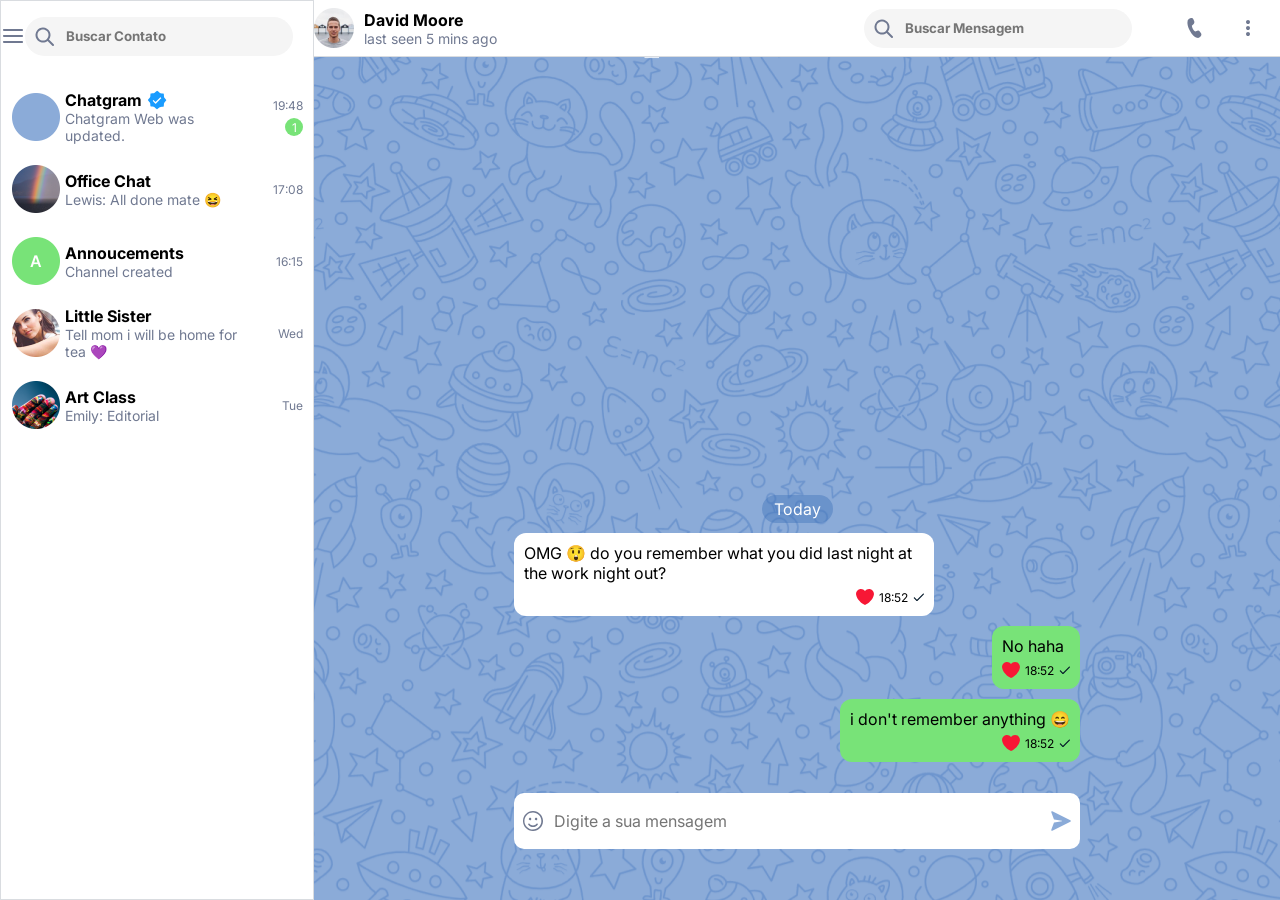
<file: index.html>
<html>
    <head>
        <title>CHAT ONLINE</title>
        <link rel="stylesheet" href="./src/assets/css/ui--kit.css" />
        <link rel="stylesheet" href="./src/assets/css/style.css" />
        <script src="./src/assets/Script/Script.js"></script>
    </head>

    <body>

        <div class="flex flex--direction--row container">
            <div class="flex flex--direction--column flex--1 left--bar">
                
                <div class="flex flex--direction--row menu">
                    <div class="flex justify--content--center align--items--center flex--1">
                        <img src="./src/assets/icons/menu.svg" />
                    </div>

                    <div class="flex justify--content--center align--items--center flex--5 search">
                        <div class="flex align--items--center background--light--grey div--search">
                            <img src="./src/assets/icons/search.svg" />
                            <input type="search" placeholder="Buscar Contato" />
                        </div>
                    </div>
                </div>

                <div class="flex flex--direction--column div--contacts">
                    <div class="flex area--contact">
                        <div class="flex justify--content--center align--items--center flex--1">
                            <img class="avatar--left--bar" src="./src/assets/images/chat--gram.png" />
                        </div>

                        <div class="flex flex--direction--column justify--content--center flex--3">
                            <div class="flex align--items--center infos--contact">
                                <div class="font--family font--weight--bold">Chatgram</div>
                                <img src="./src/assets/icons/verified.svg" />
                            </div>

                            <div class="last--message">Chatgram Web was updated.</div>
                            
                        </div>

                        <div class="flex flex--direction--column justify--content--center align--items--end flex--1 div--last--messages--info">
                            <div class="hour--last--message">19:48</div>
                            <div class="flex justify--content--center align--items--center quantity--not--viewed--messages background--green">1</div>
                        </div>
                    </div>
                          <div class="flex area--contact">
                        <div class="flex justify--content--center align--items--center flex--1">
                            <img class="avatar--left--bar" src="./src/assets/images/office--chat.png" />
                        </div>

                        <div class="flex flex--direction--column justify--content--center flex--3">
                            <div class="flex align--items--center infos--contact">
                                <div class="font--family font--weight--bold">Office Chat</div>
                            </div>

                            <div class="last--message">Lewis: All done mate 😆</div>
                            
                        </div>

                        <div class="flex flex--direction--column justify--content--center align--items--end flex--1 div--last--messages--info">
                            <div class="hour--last--message">17:08</div>
                        </div>
                    </div>

                    <div class="flex area--contact">
                        <div class="flex justify--content--center align--items--center flex--1">
                            <img class="avatar--left--bar" src="./src/assets/images/announcements.png" />
                        </div>

                        <div class="flex flex--direction--column justify--content--center flex--3">
                            <div class="flex align--items--center infos--contact">
                                <div class="font--family font--weight--bold">Annoucements</div>
                            </div>

                            <div class="last--message">Channel created</div>
                            
                        </div>

                        <div class="flex flex--direction--column justify--content--center align--items--end flex--1 div--last--messages--info">
                            <div class="hour--last--message">16:15</div>
                        </div>
                    </div>

                    <div class="flex area--contact">
                        <div class="flex justify--content--center align--items--center flex--1">
                            <img class="avatar--left--bar" src="./src/assets/images/little--sister.png" />
                        </div>

                        <div class="flex flex--direction--column justify--content--center flex--3">
                            <div class="flex align--items--center infos--contact">
                                <div class="font--family font--weight--bold">Little Sister</div>
                            </div>

                            <div class="last--message">Tell mom i will be home for tea 💜</div>
                            
                        </div>

                        <div class="flex flex--direction--column justify--content--center align--items--end flex--1 div--last--messages--info">
                            <div class="hour--last--message">Wed</div>
                        </div>
                    </div>

                    <div class="flex area--contact">
                        <div class="flex justify--content--center align--items--center flex--1">
                            <img class="avatar--left--bar" src="./src/assets/images/art--class.png" />
                        </div>

                        <div class="flex flex--direction--column justify--content--center flex--3">
                            <div class="flex align--items--center infos--contact">
                                <div class="font--family font--weight--bold">Art Class</div>
                            </div>

                            <div class="last--message">Emily: Editorial</div>
                            
                        </div>

                        <div class="flex flex--direction--column justify--content--center align--items--end flex--1 div--last--messages--info">
                            <div class="hour--last--message">Tue</div>
                        </div>
                    </div>
                </div>
            </div>

            <div class="flex flex--direction--column align--items--start flex--3-5">
                <div class="flex flex--direction--row align--items--center side--bar">
                    <div class="flex flex--direction--row align--items--center justify--content--center flex--1">
                        <img src="./src/assets/images/david--moore.png" width="40" />
                    </div>

                    <div class="flex flex--direction--column flex--13">
                        <div class="contact--name">David Moore</div>
                        <div class="contact--status">last seen 5 mins ago</div>
                    </div>

                    <div class="flex flex--direction--row flex--3 justify--content--end align--items--center div--sidebar--icons">
                        <div class="flex justify--content--center align--items--center flex--5 search">
                        <div class="flex align--items--center background--light--grey div--search">
                            <img src="./src/assets/icons/search.svg" />
                            <input type="search" placeholder="Buscar Mensagem" id="search-message"/>
                        </div>
                    </div>
                        <img src="./src/assets/icons/phone.svg" />
                        <img src="./src/assets/icons/more.svg" />
                    </div>
                </div>

                <div class="flex flex--direction--row background--messages">
                    <div class="flex flex--direction--column div--container--messages width--100">
                        <div class="flex flex--direction--column flex--6 justify--content--end width--100">
                            <div class="flex flex--direction--column align--items--center justify--content--center width--100 div--messages">
                                <div class="date--chat flex justify--content--center align--items--center">Today</div>

                                <div class="flex flex--direction--row width--100 justify--content--start">
                                    <div class="flex flex--direction--column message other">
                                        <div class="flex--6">
                                            OMG 😲 do you remember what you did last night at the work night out?
                                        </div>


                                        <div class="flex--1 flex flex--direction--row justify--content--end align--items--center font--size--12 infos--message">
                                            <img src="./src/assets/icons/heart.svg" />
                                            <div>18:52</div>
                                            <img src="./src/assets/icons/viewed.svg" />

                                        </div>
                                        
                                    </div>
                                </div>

                                <div class="flex flex--direction--row width--100 justify--content--end">
                                    <div class="flex flex--direction--column message you">
                                        <div class="flex--6">
                                            No haha
                                        </div>


                                        <div class="flex--1 flex flex--direction--row justify--content--end align--items--center font--size--12 infos--message">
                                            <img src="./src/assets/icons/heart.svg" />
                                            <div>18:52</div>
                                            <img src="./src/assets/icons/viewed.svg" />

                                        </div>
                                        
                                    </div>
                                </div>



                                <div class="flex flex--direction--row width--100 justify--content--end">
                                    <div class="flex flex--direction--column message you">
                                        <div class="flex--6">
                                            i don't remember anything 😄
                                        </div>


                                        <div class="flex--1 flex flex--direction--row justify--content--end align--items--center font--size--12 infos--message">
                                            <img src="./src/assets/icons/heart.svg" />
                                            <div>18:52</div>
                                            <img src="./src/assets/icons/viewed.svg" />

                                        </div>
                                        
                                    </div>
                                </div>
                            </div>
                        </div>

                        <div class="flex flex--direction--row align--items--center flex--1">
                            <div class="flex flex--direction--row div--text--field">

                                <div class=" flex justify--content--center align--items--center flex--1">
                                    <img src="./src/assets/icons/emoticons.svg" class="cursor--pointer" />
                                </div>

                                <div class="flex--13">
                                    <input id="inputMensagem" type="text" class="text--field" />
                                </div>

                                <div class="flex justify--content--center align--items--center flex--1">
                                    <img src="./src/assets/icons/send.svg" class="cursor--pointer" />
                                </div>

                            </div>
                            

                        </div>
                    </div>
                </div>
            </div>
        </div>

    </body>
</html>
</file>
<file: src/assets/css/ui--kit.css>
body {
    border: 0;
    margin: 0;
}

.container {
    display: flex;
    height: 100%;
}

.width--100 {
    width: 100%;
}

.flex {
    display: flex;
}

.flex--direction--row {
    flex-direction: row;
}

.cursor--pointer {
    cursor: pointer;
}

.flex--direction--column {
    flex-direction: column;
}

.justify--content--center {
    justify-content: center;
}

.justify--content--start {
    justify-content: flex-start;
}

.justify--content--end {
    justify-content: flex-end;
}

.align--items--center {
    align-items: center;
}

.align--items--start {
    align-items: flex-start;
}

.align--items--end {
    align-items: flex-end;
}

.flex--1 {
    flex: 1;
}

.flex--2 {
    flex: 2;
}

.flex--3 {
    flex: 3;
}

.flex--3-5 {
    flex: 3.5;
    height: 100%;
}

.flex--4 {
    flex: 4;
}

.flex--5 {
    flex: 5;
}

.flex--6 {
    flex: 6;
}

.flex--10 {
    flex: 10;
}

.flex--13 {
    flex: 13;
}

.font--size--12 {
    font-size: 12px;
}
</file>
<file: src/assets/css/style.css>
@import url('https://fonts.googleapis.com/css2?family=Inter:ital,opsz,wght@0,14..32,100..900;1,14..32,100..900&display=swap');

.avatar--top--bar {
    width: 40px;
    height: 40px;
}

.avatar--left--bar {
    width: 48px;
    height: 48px;
}

.left--bar {
    border: 0.5px solid #D9DCE0;
}

.menu {
    height: 70px;
}

.search {
    padding-right: 20px;
}

.div--search {
    border-radius: 25px;
    padding: 10px;
    width: 100%;
}

.div--search input {
    border: 0;
    background: transparent;
    outline: 0;
    flex-grow: 1;
    color: #707991;
    font-family: 'Inter', sans-serif;
    font-weight: bold;
    margin-left: 10px;
}

.font--family {
    font-family: 'Inter', sans-serif;
}

.background--white {
    background-color: white;
}

.background--green {
    background-color: #78E378;
}

.background--light--grey {
    background-color: #F5F5F5;
}

.font--size--16 {
    font-size: 16px;
}

.font--size--14 {
    font-size: 14px;
}

.font--weight--bold {
    font-weight: bold;
}

.quantity--messages {
    width: 18px;
    height: 18px;
}

.area--contact {
    height: 72px;
    padding-left: 5px;
    padding-right: 10px;
    cursor: pointer;
}

.infos--contact {
    gap: 5px;
}

.div--contacts {
    margin-top: 10px;
}

.last--message {
    font-family: 'Inter', sans-serif;
    font-weight: normal;
    color: #707991;
    font-size: 14px;
}

.hour--last--message {
    font-family: 'Inter', sans-serif;
    font-weight: normal;
    color: #707991;
    font-size: 12px;
}

.quantity--not--viewed--messages {
    width: 18px;
    height: 18px;
    border-radius: 50%;
    font-size: 12px;
    font-family: 'Inter', sans-serif;
    color: white;
}

.div--last--messages--info {
    gap: 5px;
}

.side--bar {
    height: 60px;
    width: 100%;
    border-bottom: 0.5px solid #D9DCE0;
    gap: 10px;
}

.contact--name {
    font-family: 'Inter', sans-serif;
    font-size: 16px;
    font-weight: bold;
}

.contact--status {
    font-family: 'Inter', sans-serif;
    font-size: 14px;
    color: #707991;
}

.div--sidebar--icons {
    padding-right: 20px;
    gap: 30px;
}

.background--messages {
    background-image: url('../images/background.png');
    height: 100%;
    width: 100%;
}

.div--container--messages {
    padding-bottom: 20px;
    padding-left: 200px;
    padding-right: 200px;
}

.date--chat {
    width: 71px;
    height: 28px;
    border-radius: 15px;
    background: #3d70b86b;
    font-family: 'Inter', sans-serif;
    font-size: 16px;
    color: white;
}

.message {
    padding: 10px;
    border-radius: 12px;
    font-family: 'Inter', sans-serif;
    font-size: 16px;
    max-width: 400px;
    gap: 5px;
}

.other {
    background-color: white;
}

.you {
    background-color: #78E378;
}

.infos--message {
    gap: 5px;
}

.div--messages {
    gap: 10px;
}

.div--text--field {
    height: 56px;
    border-radius: 10px;
    background-color: white;
    width: 100%;
}

.text--field {
    width: 100%;
    border: 0;
    outline: 0;
    height: 100%;
    font-family: 'Inter', sans-serif;
    font-size: 16px;
}

.highlight {
    background-color: yellow;
    font-weight: bold;
}

.emoji--opcao {
    font-size: 15px;
    margin-left: 10px;
}

.emoji--opcao {
    font-size: 20px;
    transition: transform 0.2s ease;
}
.emoji--opcao:hover {
    transform: scale(1.5);
}

.area--emojis {
    display: flex;
    gap: 5px;
    margin-top: 5px;
}

.emoji-selecionado {
    margin-top: 5px;
    font-size: 25px;
}

@keyframes fadeIn {
    from {
        opacity: 0;
        transform: translate(10px);
    }
    to {
    opacity: 1;
    transform: translate(0);

    }
}

.fade-in {
    animation: fadeIn 0.5s ease-in-out;
}
</file>
